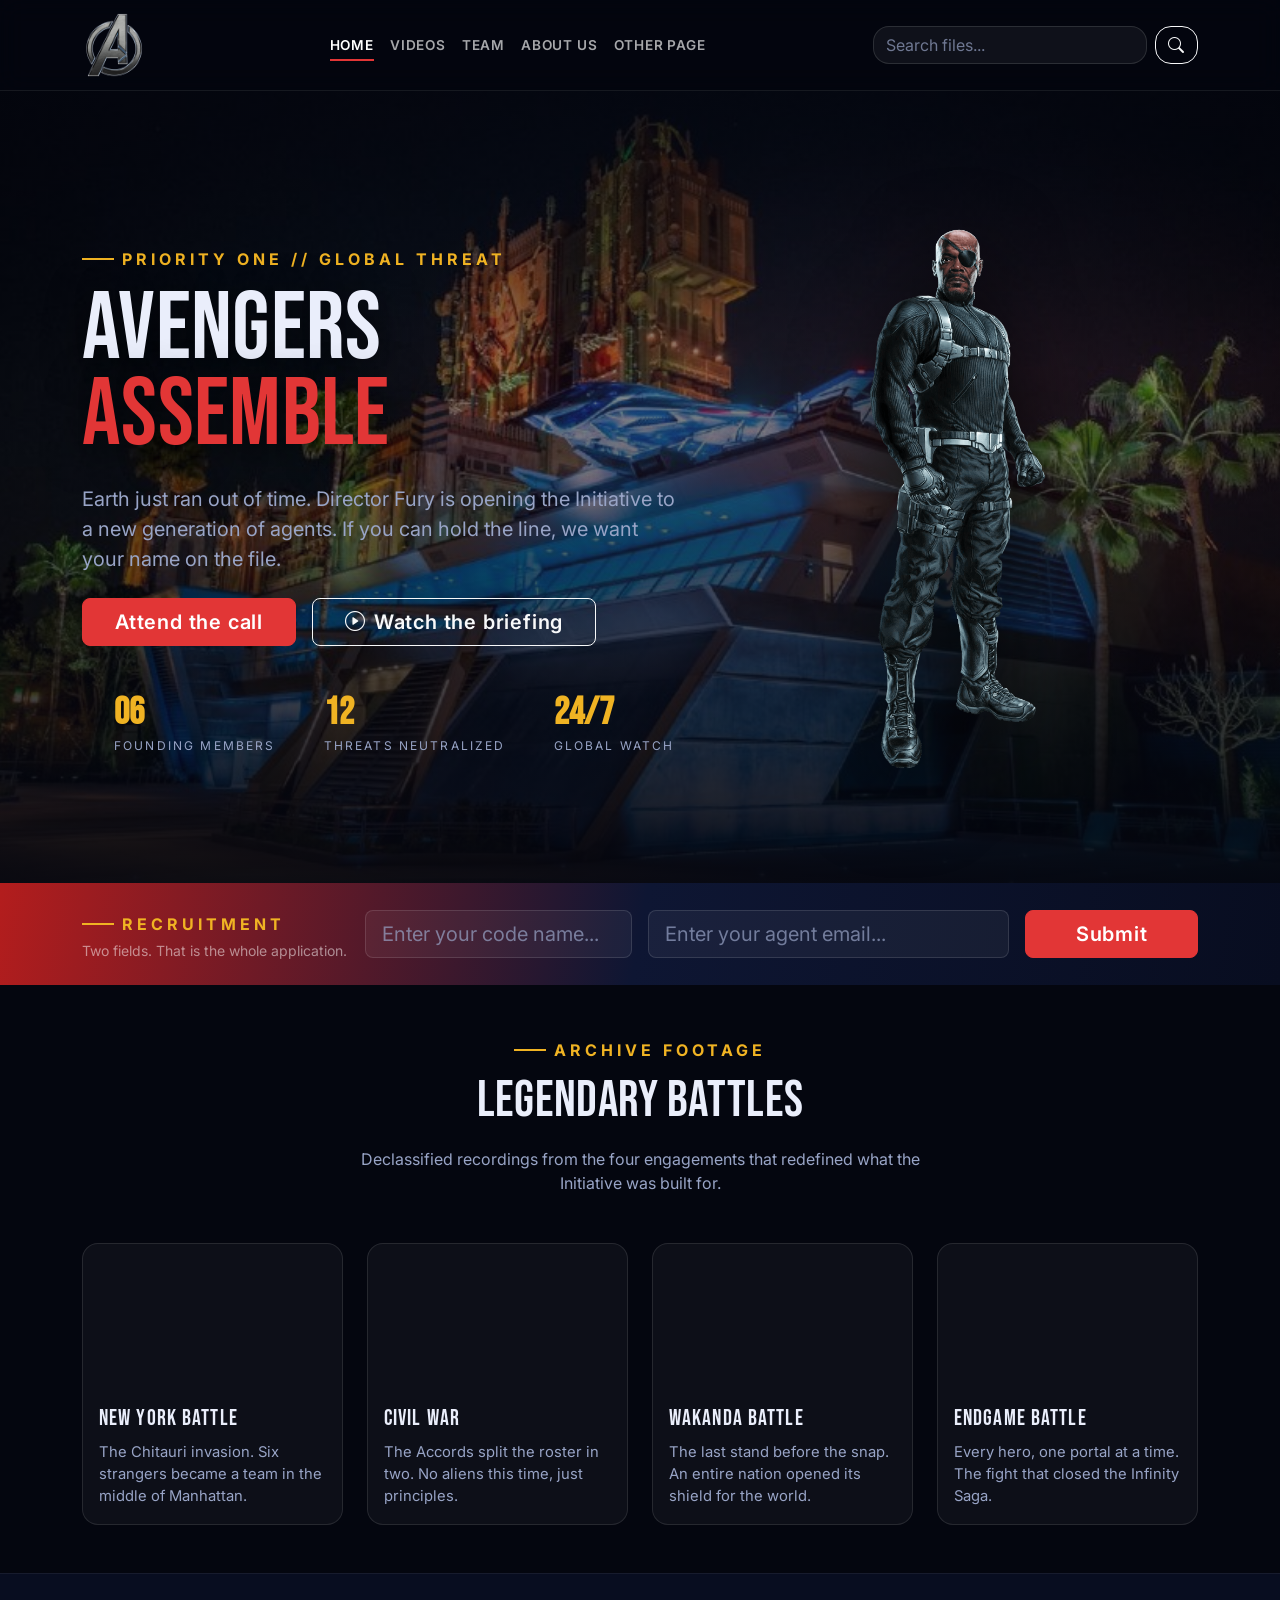
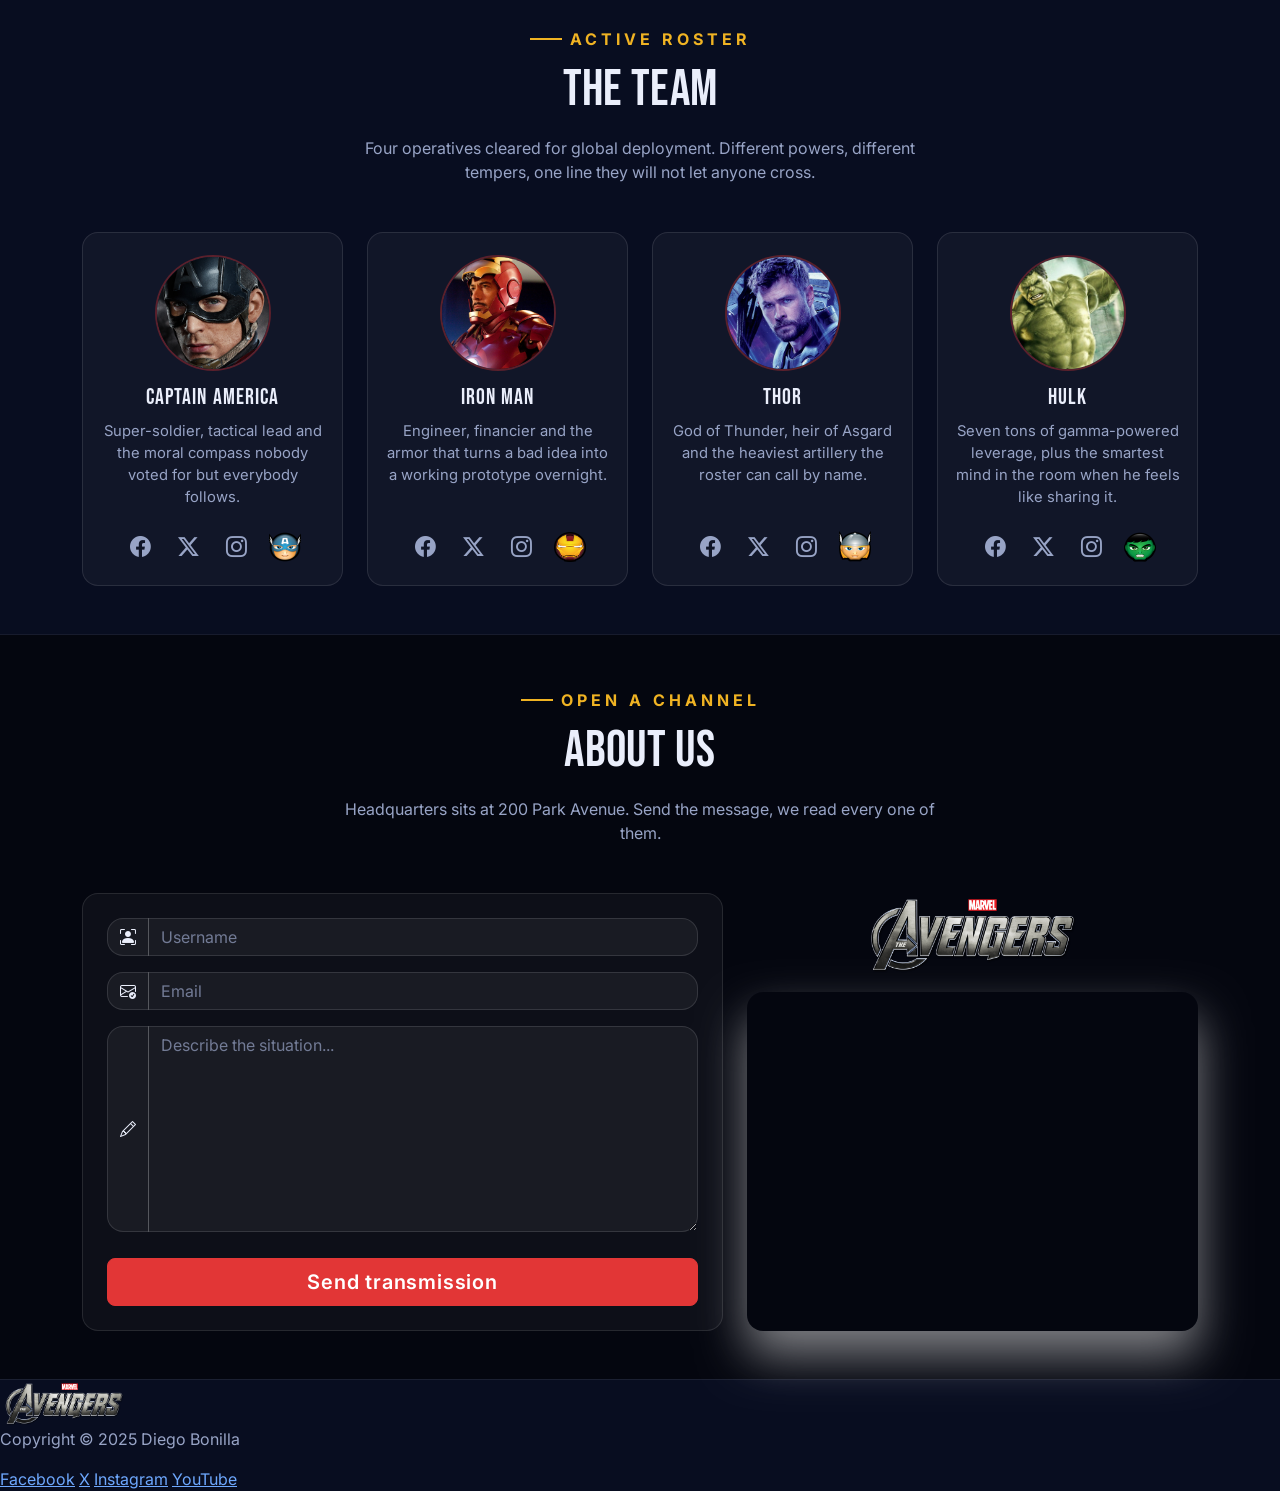
<file: index.html>
<!DOCTYPE html>
<html lang="en" data-bs-theme="dark">
  <head>
    <meta charset="UTF-8" />
    <meta name="viewport" content="width=device-width, initial-scale=1.0" />
    <title>Avengers Assemble!!!</title>
    <link rel="icon" href="./assets/img/favicon.ico" />


    <!-- PASO 2: aca va a ir Bootstrap -->
    <link
      href="https://cdn.jsdelivr.net/npm/bootstrap@5.3.6/dist/css/bootstrap.min.css"
      rel="stylesheet"
      integrity="sha384-4Q6Gf2aSP4eDXB8Miphtr37CMZZQ5oXLH2yaXMJ2w8e2ZtHTl7GptT4jmndRuHDT"
      crossorigin="anonymous"
    />
    <link
      rel="stylesheet"
      href="https://cdn.jsdelivr.net/npm/bootstrap-icons@1.13.1/font/bootstrap-icons.min.css"
    />
    <!-- PASO 1: aca va a ir el reset y nuestro CSS -->
     <link rel="stylesheet" href="./styles/styles.css">
    <!-- PASO 4: aca van a ir las fuentes -->
    <link rel="preconnect" href="https://fonts.googleapis.com" />
    <link rel="preconnect" href="https://fonts.gstatic.com" crossorigin />
    <link
      href="https://fonts.googleapis.com/css2?family=Bebas+Neue&family=Inter:wght@400;600;700&display=swap"
      rel="stylesheet"
    />
  </head>
  <body>
    <!-- =====================================================
         NAVEGACION
         ===================================================== -->
    <!--Comienza Barra navegacion-->
    <header>
      <nav class="navbar navbar-expand-lg sticky-top">
        <div class="container">
          <a class="navbar-brand" href="#">
            <img src="./assets/img/LogoLetra.png" alt="Avengers" id="logo" />
          </a>
          <button
            class="navbar-toggler"
            type="button"
            data-bs-toggle="collapse"
            data-bs-target="#navbarSupportedContent"
            aria-controls="navbarSupportedContent"
            aria-expanded="false"
            aria-label="Toggle navigation"
          >
            <span class="navbar-toggler-icon"></span>
          </button>
          <div class="collapse navbar-collapse" id="navbarSupportedContent">
            <ul class="navbar-nav mx-lg-auto mb-3 mb-lg-0">
              <li class="nav-item">
                <a class="nav-link active" aria-current="page" href="#">Home</a>
              </li>
              <li class="nav-item">
                <a class="nav-link" href="#videos">Videos</a>
              </li>
              <li class="nav-item">
                <a class="nav-link" href="#team">Team</a>
              </li>
              <li class="nav-item">
                <a class="nav-link" href="#about">About us</a>
              </li>
              <li class="nav-item">
                <a class="nav-link" href="./otrapagina.html">Other Page</a>
              </li>
            </ul>
            <form class="d-flex gap-2" role="search">
              <input
                class="form-control"
                type="search"
                placeholder="Search files..."
                aria-label="Search"
              />
              <button class="btn btn-outline-light" type="submit">
                <i class="bi bi-search"></i>
              </button>
            </form>
          </div>
        </div>
      </nav>
    </header>
    <!--Termina barra navegacion-->

    <main>
      <!-- =====================================================
           HERO
           ===================================================== -->
      <!--Inicia Hero Container-->
      <!-- Grid de 1x1: fondo, overlay y contenido comparten celda -->
      <section class="hero" id="home">
        <div class="hero__overlay"></div>

        <div class="hero__content container">
          <div class="row align-items-center g-4 w-100">
            <!-- Texto: primero en el DOM = primero en mobile -->
            <div class="col-lg-7 order-lg-1">
              <p class="eyebrow mb-3">Priority one // Global threat</p>
              <h1 class="hero__title mb-4">
                Avengers
                <span>Assemble</span>
              </h1>
              <p class="hero__lead mb-4">
                Earth just ran out of time. Director Fury is opening the
                Initiative to a new generation of agents. If you can hold the
                line, we want your name on the file.
              </p>
              <div class="d-flex flex-wrap gap-3 mb-5 justify-content-center justify-content-lg-start">
                <button class="btn btn-primary btn-lg" type="button">
                  Attend the call
                </button>
                <a class="btn btn-outline-light btn-lg" href="#videos">
                  <i class="bi bi-play-circle me-2"></i>Watch the briefing
                </a>
              </div>
              <ul class="stats mb-0">
                <li>
                  <strong>06</strong>
                  <span>Founding members</span>
                </li>
                <li>
                  <strong>12</strong>
                  <span>Threats neutralized</span>
                </li>
                <li>
                  <strong>24/7</strong>
                  <span>Global watch</span>
                </li>
              </ul>
            </div>

            <!-- Retrato: segundo en el DOM, se va abajo en mobile -->
            <div class="col-lg-5 order-lg-2 text-center">
              <img
                class="hero__portrait"
                src="./assets/img/nickFury.png"
                alt="Director Nick Fury"
              />
            </div>
          </div>
        </div>
      </section>
      <!--Termina Hero Container-->

      <!-- =====================================================
           RECLUTAMIENTO
           ===================================================== -->
      <section class="recruit py-4">
        <div class="container">
          <div class="row align-items-center g-3">
            <div class="col-lg-3">
              <p class="eyebrow mb-1">Recruitment</p>
              <p class="mb-0 small text-white-50">
                Two fields. That is the whole application.
              </p>
            </div>
            <div class="col-md-6 col-lg-3">
              <label class="visually-hidden" for="codeName">Code name</label>
              <input
                id="codeName"
                type="text"
                placeholder="Enter your code name..."
                class="form-control form-control-lg"
              />
            </div>
            <div class="col-md-6 col-lg-4">
              <label class="visually-hidden" for="agentEmail">Email</label>
              <input
                id="agentEmail"
                type="email"
                placeholder="Enter your agent email..."
                class="form-control form-control-lg"
              />
            </div>
            <div class="col-lg-2 d-grid">
              <button class="btn btn-primary btn-lg" type="button">
                Submit
              </button>
            </div>
          </div>
        </div>
      </section>

      <!-- =====================================================
           VIDEOS
           ===================================================== -->
      <section id="videos" class="py-5">
        <div class="container">
          <div class="text-center mb-5">
            <p class="eyebrow mb-2">Archive footage</p>
            <h2 class="section-title mb-3">Legendary Battles</h2>
            <p class="section-subtitle mb-0">
              Declassified recordings from the four engagements that redefined
              what the Initiative was built for.
            </p>
          </div>

          <div class="row g-4">
            <!--***Inicia card1-->
            <div class="col-md-6 col-lg-3">
              <article class="card h-100">
                <div class="ratio ratio-16x9">
                  <iframe
                    src="https://www.youtube.com/embed/r4RiRmlmwC8?si=4B_pvHOyn0Hsq_47"
                    title="New York Battle"
                    frameborder="0"
                    allow="accelerometer; autoplay; clipboard-write; encrypted-media; gyroscope; picture-in-picture; web-share"
                    referrerpolicy="strict-origin-when-cross-origin"
                    allowfullscreen
                  ></iframe>
                </div>
                <div class="card-body">
                  <h3 class="card-title">New York Battle</h3>
                  <p class="card-text mb-0">
                    The Chitauri invasion. Six strangers became a team in the
                    middle of Manhattan.
                  </p>
                </div>
              </article>
            </div>
            <!--***Termina card1-->
            <!--***Inicia card2-->
            <div class="col-md-6 col-lg-3">
              <article class="card h-100">
                <div class="ratio ratio-16x9">
                  <iframe
                    src="https://www.youtube.com/embed/GV9AEEIeHrQ?si=E9N8RUxH5wFkEvIv"
                    title="Civil War"
                    frameborder="0"
                    allow="accelerometer; autoplay; clipboard-write; encrypted-media; gyroscope; picture-in-picture; web-share"
                    referrerpolicy="strict-origin-when-cross-origin"
                    allowfullscreen
                  ></iframe>
                </div>
                <div class="card-body">
                  <h3 class="card-title">Civil War</h3>
                  <p class="card-text mb-0">
                    The Accords split the roster in two. No aliens this time,
                    just principles.
                  </p>
                </div>
              </article>
            </div>
            <!--***Termina card2-->
            <!--***Inicia card3-->
            <div class="col-md-6 col-lg-3">
              <article class="card h-100">
                <div class="ratio ratio-16x9">
                  <iframe
                    src="https://www.youtube.com/embed/7E7-CNl5qUI?si=iy4TolPJWr1B0NGw"
                    title="Wakanda Battle"
                    frameborder="0"
                    allow="accelerometer; autoplay; clipboard-write; encrypted-media; gyroscope; picture-in-picture; web-share"
                    referrerpolicy="strict-origin-when-cross-origin"
                    allowfullscreen
                  ></iframe>
                </div>
                <div class="card-body">
                  <h3 class="card-title">Wakanda Battle</h3>
                  <p class="card-text mb-0">
                    The last stand before the snap. An entire nation opened its
                    shield for the world.
                  </p>
                </div>
              </article>
            </div>
            <!--***Termina card3-->
            <!--***Inicia card4-->
            <div class="col-md-6 col-lg-3">
              <article class="card h-100">
                <div class="ratio ratio-16x9">
                  <iframe
                    src="https://www.youtube.com/embed/b7Roaw7r9XM?si=Wc9B4PP_q1P1R8W4"
                    title="Endgame Battle"
                    frameborder="0"
                    allow="accelerometer; autoplay; clipboard-write; encrypted-media; gyroscope; picture-in-picture; web-share"
                    referrerpolicy="strict-origin-when-cross-origin"
                    allowfullscreen
                  ></iframe>
                </div>
                <div class="card-body">
                  <h3 class="card-title">Endgame Battle</h3>
                  <p class="card-text mb-0">
                    Every hero, one portal at a time. The fight that closed the
                    Infinity Saga.
                  </p>
                </div>
              </article>
            </div>
            <!--***Termina card4-->
          </div>
        </div>
      </section>

      <!-- =====================================================
           EQUIPO
           ===================================================== -->
      <section id="team" class="section-alt py-5">
        <div class="container">
          <div class="text-center mb-5">
            <p class="eyebrow mb-2">Active roster</p>
            <h2 class="section-title mb-3">The Team</h2>
            <p class="section-subtitle mb-0">
              Four operatives cleared for global deployment. Different powers,
              different tempers, one line they will not let anyone cross.
            </p>
          </div>

          <div class="row g-4">
            <!--***Tarjeta hero1-->
            <div class="col-md-6 col-lg-3">
              <article class="card h-100 text-center">
                <div class="member__avatar member__avatar--cap mt-4">
                  <img src="./assets/img/captainA.png" alt="Captain America" />
                </div>
                <div class="card-body d-flex flex-column">
                  <h3 class="card-title">Captain America</h3>
                  <p class="card-text flex-grow-1">
                    Super-soldier, tactical lead and the moral compass nobody
                    voted for but everybody follows.
                  </p>
                  <div class="member__social">
                    <a
                      href="https://www.facebook.com/CaptainAmerica/"
                      target="_blank"
                      rel="noopener"
                      aria-label="Captain America on Facebook"
                      ><i class="bi bi-facebook"></i
                    ></a>
                    <a
                      href="https://twitter.com/captainamerica?lang=es"
                      target="_blank"
                      rel="noopener"
                      aria-label="Captain America on X"
                      ><i class="bi bi-twitter-x"></i
                    ></a>
                    <a
                      href="https://www.instagram.com/official_captainamerica/?hl=es-la"
                      target="_blank"
                      rel="noopener"
                      aria-label="Captain America on Instagram"
                      ><i class="bi bi-instagram"></i
                    ></a>
                    <a
                      href="https://www.marvel.com/characters/captain-america-steve-rogers"
                      target="_blank"
                      rel="noopener"
                      aria-label="Captain America on Marvel.com"
                    >
                      <img src="./assets/img/captainem.png" alt="" />
                    </a>
                  </div>
                </div>
              </article>
            </div>
            <!--***Tarjeta hero1-->
            <!--***Tarjeta hero2-->
            <div class="col-md-6 col-lg-3">
              <article class="card h-100 text-center">
                <div class="member__avatar member__avatar--iron mt-4">
                  <img src="./assets/img/ironman.png" alt="Iron Man" />
                </div>
                <div class="card-body d-flex flex-column">
                  <h3 class="card-title">Iron Man</h3>
                  <p class="card-text flex-grow-1">
                    Engineer, financier and the armor that turns a bad idea into
                    a working prototype overnight.
                  </p>
                  <div class="member__social">
                    <a
                      href="https://www.facebook.com/ironman/"
                      target="_blank"
                      rel="noopener"
                      aria-label="Iron Man on Facebook"
                      ><i class="bi bi-facebook"></i
                    ></a>
                    <a
                      href="https://twitter.com/IronMan"
                      target="_blank"
                      rel="noopener"
                      aria-label="Iron Man on X"
                      ><i class="bi bi-twitter-x"></i
                    ></a>
                    <a
                      href="https://www.instagram.com/ironman/"
                      target="_blank"
                      rel="noopener"
                      aria-label="Iron Man on Instagram"
                      ><i class="bi bi-instagram"></i
                    ></a>
                    <a
                      href="https://www.marvel.com/characters/iron-man-tony-stark"
                      target="_blank"
                      rel="noopener"
                      aria-label="Iron Man on Marvel.com"
                    >
                      <img src="./assets/img/ironem.png" alt="" />
                    </a>
                  </div>
                </div>
              </article>
            </div>
            <!--***Tarjeta hero2-->
            <!--***Tarjeta hero3-->
            <div class="col-md-6 col-lg-3">
              <article class="card h-100 text-center">
                <div class="member__avatar member__avatar--thor mt-4">
                  <img src="./assets/img/thor.png" alt="Thor" />
                </div>
                <div class="card-body d-flex flex-column">
                  <h3 class="card-title">Thor</h3>
                  <p class="card-text flex-grow-1">
                    God of Thunder, heir of Asgard and the heaviest artillery
                    the roster can call by name.
                  </p>
                  <div class="member__social">
                    <a
                      href="https://www.facebook.com/Thor/"
                      target="_blank"
                      rel="noopener"
                      aria-label="Thor on Facebook"
                      ><i class="bi bi-facebook"></i
                    ></a>
                    <a
                      href="https://twitter.com/thorofficial"
                      target="_blank"
                      rel="noopener"
                      aria-label="Thor on X"
                      ><i class="bi bi-twitter-x"></i
                    ></a>
                    <a
                      href="https://www.instagram.com/thorofficial/"
                      target="_blank"
                      rel="noopener"
                      aria-label="Thor on Instagram"
                      ><i class="bi bi-instagram"></i
                    ></a>
                    <a
                      href="https://www.marvel.com/characters/thor-thor-odinson"
                      target="_blank"
                      rel="noopener"
                      aria-label="Thor on Marvel.com"
                    >
                      <img src="./assets/img/thorem.png" alt="" />
                    </a>
                  </div>
                </div>
              </article>
            </div>
            <!--***Tarjeta hero3-->
            <!--***Tarjeta hero4-->
            <div class="col-md-6 col-lg-3">
              <article class="card h-100 text-center">
                <div class="member__avatar member__avatar--hulk mt-4">
                  <img src="./assets/img/hulk3.png" alt="Hulk" />
                </div>
                <div class="card-body d-flex flex-column">
                  <h3 class="card-title">Hulk</h3>
                  <p class="card-text flex-grow-1">
                    Seven tons of gamma-powered leverage, plus the smartest mind
                    in the room when he feels like sharing it.
                  </p>
                  <div class="member__social">
                    <a
                      href="https://www.facebook.com/Hulk/"
                      target="_blank"
                      rel="noopener"
                      aria-label="Hulk on Facebook"
                      ><i class="bi bi-facebook"></i
                    ></a>
                    <a
                      href="https://twitter.com/hulk"
                      target="_blank"
                      rel="noopener"
                      aria-label="Hulk on X"
                      ><i class="bi bi-twitter-x"></i
                    ></a>
                    <a
                      href="https://www.instagram.com/hulk/"
                      target="_blank"
                      rel="noopener"
                      aria-label="Hulk on Instagram"
                      ><i class="bi bi-instagram"></i
                    ></a>
                    <a
                      href="https://www.marvel.com/characters/hulk-bruce-banner"
                      target="_blank"
                      rel="noopener"
                      aria-label="Hulk on Marvel.com"
                    >
                      <img src="./assets/img/hulkem.png" alt="" />
                    </a>
                  </div>
                </div>
              </article>
            </div>
            <!--***Tarjeta hero4-->
          </div>
        </div>
      </section>

      <!-- =====================================================
           ACERCA DE
           ===================================================== -->
      <section id="about" class="py-5">
        <div class="container">
          <div class="text-center mb-5">
            <p class="eyebrow mb-2">Open a channel</p>
            <h2 class="section-title mb-3">About Us</h2>
            <p class="section-subtitle mb-0">
              Headquarters sits at 200 Park Avenue. Send the message, we read
              every one of them.
            </p>
          </div>

          <div class="row g-4 align-items-stretch">
            <!--inicia formulario-->
            <div class="col-lg-7">
              <form class="card h-100 p-4">
                <div class="input-group mb-3">
                  <span class="input-group-text" id="addon-user">
                    <i class="bi bi-person-bounding-box"></i>
                  </span>
                  <input
                    type="text"
                    class="form-control"
                    placeholder="Username"
                    aria-label="Username"
                    aria-describedby="addon-user"
                  />
                </div>
                <div class="input-group mb-3">
                  <span class="input-group-text" id="addon-mail">
                    <i class="bi bi-envelope-check"></i>
                  </span>
                  <input
                    type="email"
                    class="form-control"
                    placeholder="Email"
                    aria-label="Email"
                    aria-describedby="addon-mail"
                  />
                </div>
                <div class="input-group mb-4">
                  <span class="input-group-text" id="addon-msg">
                    <i class="bi bi-pencil"></i>
                  </span>
                  <textarea
                    class="form-control"
                    placeholder="Describe the situation..."
                    aria-label="Message"
                    aria-describedby="addon-msg"
                    rows="8"
                  ></textarea>
                </div>
                <div class="d-grid mt-auto">
                  <button class="btn btn-primary btn-lg" type="button">
                    Send transmission
                  </button>
                </div>
              </form>
            </div>
            <!--termina formulario-->
            <!--Inicia mapa-->
            <div class="col-lg-5 d-flex flex-column gap-3">
              <img
                src="./assets/img/logoTexto.png"
                alt="Avengers"
                class="img-fluid mx-auto"
                style="max-width: 14rem"
              />
              <div class="map-frame ratio ratio-4x3 flex-grow-1">
                <iframe
                  src="https://www.google.com/maps/embed?pb=!1m18!1m12!1m3!1d3022.6880479801753!2d-73.98646788896795!3d40.74688927126907!2m3!1f0!2f0!3f0!3m2!1i1024!2i768!4f13.1!3m3!1m2!1s0x89c259a83b7d9cf9%3A0xebc46eea51cad42a!2sTorre%20de%20los%20Avengers!5e0!3m2!1ses-419!2sco!4v1748571571903!5m2!1ses-419!2sco"
                  title="Avengers Tower location"
                  style="border: 0"
                  allowfullscreen
                  loading="lazy"
                  referrerpolicy="no-referrer-when-downgrade"
                ></iframe>
              </div>
            </div>
            <!--termina mapa-->
          </div>
        </div>
      </section>
    </main>

    <!-- =====================================================
         FOOTER
         ===================================================== -->
    <footer>
      <img src="./assets/img/logoTexto.png" alt="Avengers" />
      <p>Copyright &copy; 2025 Diego Bonilla</p>
      <div>
        <a href="#">Facebook</a>
        <a href="#">X</a>
        <a href="#">Instagram</a>
        <a href="#">YouTube</a>
      </div>
    </footer>

    <!-- PASO 2: aca va a ir el JS de Bootstrap -->
    <script
      src="https://cdn.jsdelivr.net/npm/bootstrap@5.3.6/dist/js/bootstrap.bundle.min.js"
      integrity="sha384-j1CDi7MgGQ12Z7Qab0qlWQ/Qqz24Gc6BM0thvEMVjHnfYGF0rmFCozFSxQBxwHKO"
      crossorigin="anonymous"
    ></script>
    </body>
</html>
</file>
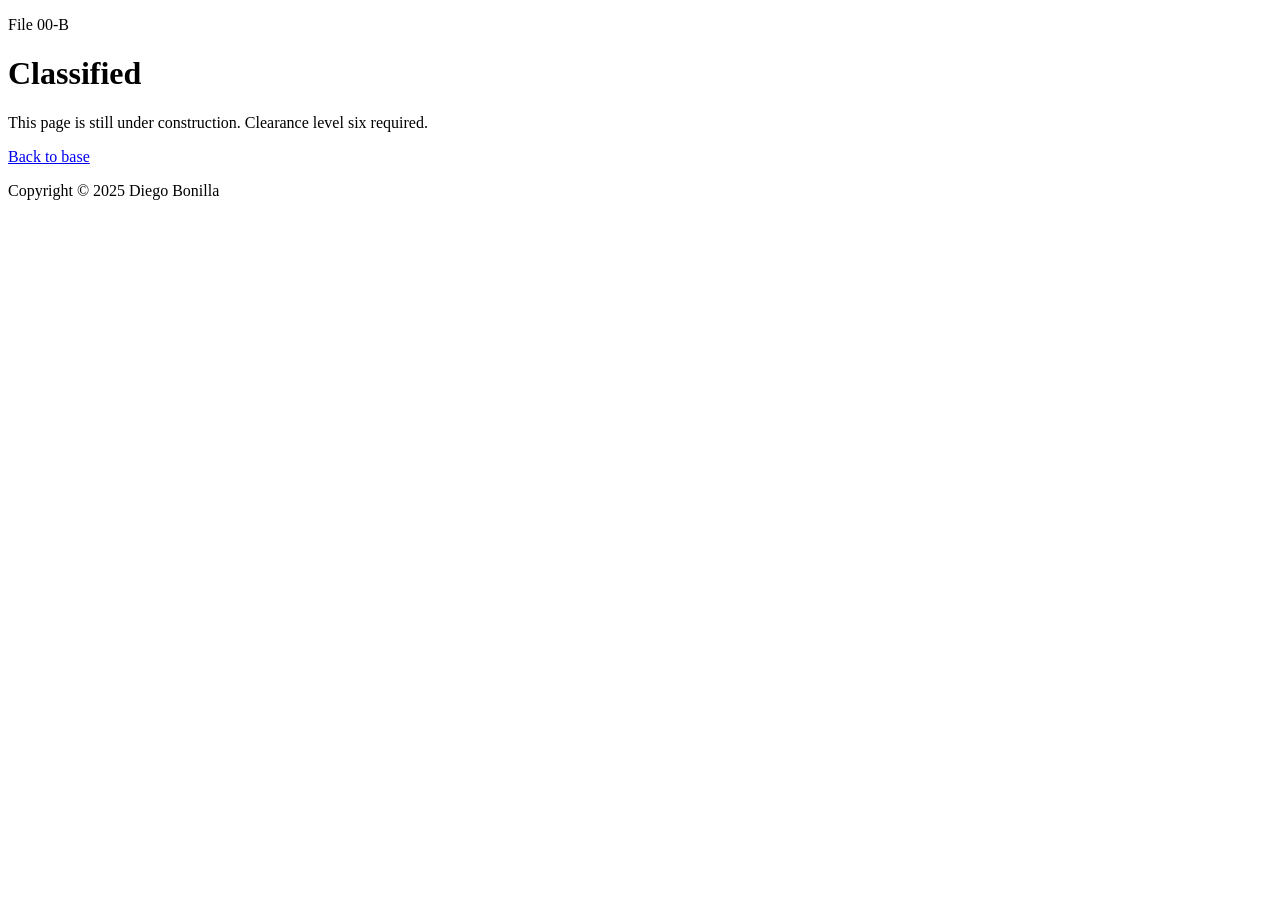
<file: otrapagina.html>
<!DOCTYPE html>
<html lang="en">
  <head>
    <meta charset="UTF-8" />
    <meta name="viewport" content="width=device-width, initial-scale=1.0" />
    <title>Classified — Avengers</title>
    <link rel="icon" href="./assets/img/favicon.ico" />
  </head>
  <body>
    <main>
      <p>File 00-B</p>
      <h1>Classified</h1>
      <p>This page is still under construction. Clearance level six required.</p>
      <a href="./index.html">Back to base</a>
    </main>

    <footer>
      <p>Copyright &copy; 2025 Diego Bonilla</p>
    </footer>
  </body>
</html>
</file>
<file: styles/styles.css>
/* =========================================================
   AVENGERS — styles.css
   Orden de lectura:
     1. Tokens        2. Base
     3. Navbar        4. Hero (CSS Grid)
     5. Secciones     6. Tarjetas
     7. Formularios   8. Footer
     9. Responsive

   Regla del proyecto: Bootstrap resuelve el LAYOUT (grid, utilidades),
   este archivo resuelve la IDENTIDAD (color, ritmo, profundidad).
   ========================================================= */

/* ---------- 1. TOKENS ------------------------------------ */
 :root {
  /* Paleta */
  --navy-900: #04060f;
  --navy-800: #080d20;
  --navy-700: #0e1633;
  --red-500: #e23636;
  --red-600: #b31d1d;
  --gold-400: #f0b323;
  --ink-100: #eaeefb;
  --ink-400: #98a4c6;

  /* Escala de espaciado y forma */
  --radius: 1rem;
  --ring: 0 0 0 1px rgb(255 255 255 / 8%);
  --shadow: 0 1.5rem 3rem rgb(0 0 0 / 55%);
  --ease: 220ms cubic-bezier(0.2, 0.7, 0.3, 1);

  /* Tipografia fluida: min / preferido / max. Sin media queries. */
  --fs-display: clamp(2.75rem, 7.5vw, 6rem);
  --fs-h2: clamp(1.9rem, 4vw, 3.25rem);
  --fs-lead: clamp(1rem, 1.6vw, 1.25rem);

  /* Overrides de Bootstrap 5.3 (usa CSS vars, se pisan desde aca) */
  --bs-body-bg: var(--navy-900);
  --bs-body-color: var(--ink-100);
  --bs-body-font-family: "Inter", system-ui, -apple-system, sans-serif;
  --bs-link-color: var(--gold-400);
  --bs-link-hover-color: #ffffff;
  --bs-border-radius: var(--radius);
}

/* ---------- 2. BASE -------------------------------------- */

/*-- Reset de Estilos --*/
*,
*::before,
*::after {
   box-sizing: border-box;
   margin: 0;
   padding: 0;
}

html {
   scroll-behavior: smooth;
}

body {
   overflow-x: hidden; /* red de seguridad  contra desbordes horizontales*/
}

/* titulos con caracter heroico */
h1,
h2 {
   font-family: "Bebas Neue", "Arial Narrow", sans-serif;
   letter-spacing: 0.02rem;
}

/*-- Etiqueta pequenia tipo expediente clasificado --*/
.eyebrow {
   display: inline-flex;
   align-items: center;
   gap: 0.5rem;
   font: 0.75rem;
   font-weight: 700;
   letter-spacing: 0.25rem;
   text-transform: uppercase;
   color: var(--gold-400);
}


.eyebrow::before {
   content: "";
   width: 2rem;
   height: 2px;
   background: currentColor; /*opcional los colocan tal cual o este que es heredar el color del renglon */
}

/* sobreescribimos el boton primario*/
.btn-primary {
  --bs-btn-bg: var(--red-500);
  --bs-btn-border-color: var(--red-500);
  --bs-btn-hover-bg: var(--red-600);
  --bs-btn-hover-border-color: var(--red-600);
  --bs-btn-active-bg: var(--red-600);
  --bs-btn-active-border-color: var(--red-600);
  --bs-btn-focus-shadow-rgb: 226, 54, 54;
}

.btn {
  font-weight: 600;
  letter-spacing: 0.04em;
  transition: transform var(--ease), box-shadow var(--ease);
}

.btn:hover {
  transform: translateY(-2px);
}

.btn-lg {
  padding-inline: 2rem;
}


/*---------- 3. Navbar ----------*/
.navbar {
  background: rgb(4 6 15 / 72%);
  backdrop-filter: blur(12px);
  border-bottom: 1px solid rgb(255 255 255 / 8%);
}

#logo {
  width: 4rem;
  height: auto;
}

.navbar .nav-link {
  font-weight: 600;
  letter-spacing: 0.06em;
  text-transform: uppercase;
  font-size: 0.85rem;
  position: relative;
}

/* Subrayado animado con pseudo-elemento: 6 lineas, cero JS */
.navbar .nav-link::after {
  content: "";
  position: absolute;
  left: 0.5rem;
  right: 0.5rem;
  bottom: 0.15rem;
  height: 2px;
  background: var(--red-500);
  transform: scaleX(0);
  transition: transform var(--ease);
}

.navbar .nav-link:hover::after,
.navbar .nav-link.active::after {
  transform: scaleX(1);
}

/* ---------- 4. HERO (CSS Grid en capas) ------------------ */
/*
   Tecnica clave: un grid de 1x1 donde TODOS los hijos van a
   `grid-area: 1 / 1`. Se apilan sin position:absolute y sin z-index
   inventado. Adios al grid de 8x8 con spans magicos.

   La foto va como `background` y no como <img>: un <img> hijo de grid
   impone su altura intrinseca y estira la seccion. Ademas es decorativa.
*/
.hero {
  display: grid;
  min-height: 38rem;
  min-height: clamp(38rem, 88svh, 52rem);
  isolation: isolate;
  background-image: url("../assets/img/Base-de-los-vengadores-y-el-Quinjet.jpg");
  background-size: cover;
  background-position: center 35%;
}

.hero > * {
   grid-area: 1 / 1;
}

.hero__overlay {
     background: linear-gradient(
      to bottom,
      rgb(4 6 15 / 82%) 0%,
      rgb(4 6 15 / 40%) 35%,
      rgb(4 6 15 / 96%) 100%
    ),
    radial-gradient(
      70% 60% at 72% 45%,
      rgb(226 54 54 / 22%) 0%,
      transparent 70%
    );
} 

.hero__content {
  z-index: 1;
  display: flex;
  align-items: center;
  padding-block: 5rem 3.5rem;
}

.hero__title {
  font-size: var(--fs-display);
  line-height: 0.9;
  text-transform: uppercase;
  text-wrap: balance;
  text-shadow: 0 0.5rem 2.5rem rgb(0 0 0 / 70%);
}

.hero__title span {
  color: var(--red-500);
  display: block;
}

.hero__lead {
  font-size: var(--fs-lead);
  color: var(--ink-400);
  max-width: 46ch;
}


/* Se limita por altura: es una imagen vertical, si la atamos al ancho se estira toda la seccion sin que se note de donde viene */

.hero__portrait {
   width: auto;
   max-width: 100%;
   max-height: 30rem; /*tamanio inicial ajustando a ojo*/
   max-height: clamp(16rem, 66svh, 34rem);
   filter: drop-shadow(0 1.5rem 2.5rem rgb(0 0 0 / 70%));
}

/* Tira de estadisticas: flexbox puro con wrap */

.stats {
   display: flex;
   flex-wrap: wrap;
   gap:clamp(1rem,4vw,3rem);
   list-style: none;
}

.stats strong {
   display: block;
   font-family: "Bebas Neue", "Arial Narrow", sans-serif;
   font-size: clamp(1.75rem,3vw,2.5rem);
   line-height: 1;
   color:var(--gold-400)
}

.stats span {
   font-size: 0.75rem;
   letter-spacing: 0.18em;
   text-transform: uppercase;
   color: var(--ink-400);
}

/*---------- 5. SECCIONES ----------*/
.section-alt {
   background: var(--navy-800);
   border-block: 1px solid rgb(255 255 255 /6%);
}

.section-title {
   font-size: var(--fs-h2);
   text-transform: uppercase;
   text-wrap: balance;
}

.section-subtitle {
   color: var(--ink-400);
   max-width: 60ch;
   margin-inline: auto;
}

.recruit {
   background: linear-gradient(
      100deg,
      var(--red-600),
      var(--navy-700),
      var(--navy-800)
   );
}

/*---------- 6. TARJETAS ----------*/

.card {
  --bs-card-bg: rgb(255 255 255 / 4%);
  --bs-card-border-color: rgb(255 255 255 / 10%);
  border-radius: var(--radius);
  overflow: hidden;
  transition: transform var(--ease), box-shadow var(--ease),
    border-color var(--ease);
}

.card:hover {
   transform: translateY(-6px);
   border-color: rgb(255 54 54 / 40%);
   box-shadow: var(--shadow);
}

.card-title {
   font-family: "Bebas Neue", "Arial Narrow", sans-serif;
   letter-spacing: 0.05em;
   font-size: 1.4rem;
}

.card-text {
   color: var(--ink-400);
   font-size: 0.925rem;
}

/*Retrato circular: marco degradado, la imagen respira dentro*/
.member__avatar{
   width: clamp(7rem,40%,9.5rem);
   aspect-ratio: 1;
   margin-inline: auto;
   border-radius: 50%;
   overflow: hidden;
   background: radial-gradient(circle at 50% 20%, var(--navy-700),var(--navy-900));
   box-shadow: inset var(--ring), 0 0 0 2px rgb(226 54 54 /35%);
   transition:box-shadow var(--ease)
}

.card:hover .member__avatar {
   box-shadow: inset var(--ring), 0 0 0 3px var(--red-500),
   0 0 2rem rgb(226 54 54 /45%);
}

/* `cover` llena el circulo y deja que el border-radius recorte la foto.
   Con `contain` entraria la imagen completa y se verian sus bordes
   rectangulares adentro del circulo: un cuadrado dentro de un circulo. */
.member__avatar img {
   width: 100%;
   height: 100%;
   object-fit: cover;
   object-position: center 20%;
}

/* `object-position` es el ENCUADRE. Las cuatro fotos traen al personaje
   en un lugar distinto, asi que una sola regla no alcanza: cada uno
   lleva el suyo. Es el equivalente CSS de mover la camara. */

.member__avatar--cap img {
   object-position: center 28%;
}

.member__avatar--iron img{
   object-position: center 18%;
}

.member__avatar--thor img {
   object-position: center 12%;
}

.member__avatar--hulk img {
   object-position: center top;
}

/*fila rede sociales */

.member__social {
   display: flex;
   justify-content: center;
   gap: 0.25rem;
}

.member__social a {
   display: grid;
   place-items: center;
   width: 2.75rem;
   height: 2.75rem;
   border-radius: 50%;
   color: var(--ink-400);
   font-size: 1.3rem;
   text-decoration: none;
   transition: color var(--ease), background-color var(--ease);
}

.member__social a:hover {
   color: #fff;
   background: var(--red-500);
}


.member__social img {
   width: 2rem;
   height: auto;
}

/*---------- 7. FORMULARIOS ----------*/

.form-control, 
.input-group-text {
   background: rgb(255 255 255 / 5%);
   border-color: rgb(255 255 255 / 12%);
   color: var(--ink-100);
}

.form-control::placeholder {
   color: rgb(152 164 198 /70%);
}

.form-control:focus {
   background: rgb(255 255 255 /8%);
   border-color: var(--red-500);
   box-shadow: 0 0 0 0.25rem rgb(226 54 54 /25%);
   color: var(--ink-100);
}

/* Truco clasico: Google Maps no tiene modo oscuro en el embed,
   se invierte y se rota el matiz 180deg para devolver los colores. */

.map-frame {
   border-radius: var(--radius);
   overflow: hidden;
   box-shadow: var(--shadow);
   filter: invert(0.92) hue-rotate(180deg) saturate(0.7) contrast(0.95);
}

/*---------- 8. FOOTER ----------*/
footer {
   background: var(--navy-800);
   border-top: 1px solid rgb(255 255 255 /8%);
   color: var(--ink-400);
}

footer img {
   width: 8rem;
   height: auto;
}

/*organizar el footer a su gusto, yo lo dejo burdo */

/*---------- 9. RESPONSIVE ----------*/
@media (max-width:991.98px) {
   .hero {
    min-height: 34rem;
    min-height: clamp(34rem, 82svh, 46rem);
    text-align: center;
  }

  .hero__content {
    padding-block: 5rem 3rem;
  }

  .hero__lead {
    margin-inline: auto;
  }

  /* Flexbox apilaba una estadistica por linea y estiraba el hero.
     En mobile pasamos a Grid: tres columnas iguales, una sola fila. */
  .stats {
    display: grid;
    grid-template-columns: repeat(3, 1fr);
    gap: 0.75rem;
  }

  .stats span {
    font-size: 0.625rem;
    letter-spacing: 0.1em;
  }

  .hero__portrait {
    max-height: clamp(11rem, 32svh, 16rem);
    opacity: 0.9;
  }

  .eyebrow::before {
    display: none;
  }
}

/*---------- 10. MOVIMIENTO REDUCIDO ----------*/

/* No es un extra de accesibilidad: es una preferencia que la persona ya
   configuro en su sistema operativo, casi siempre porque el movimiento le
   da mareo o migrana. El navegador nos la pasa y solo hay que escucharla.

   `scroll-behavior: auto` cancela el desplazamiento suave de la seccion 2,
   y la transicion de 0.01ms apaga TODAS las animaciones sin romper el JS
   que a veces espera el evento `transitionend`. Por eso no se pone 0. */
@media (prefers-reduced-motion: reduce) {
  html {
    scroll-behavior: auto;
  }

  *,
  *::before,
  *::after {
    transition-duration: 0.01ms !important;
  }
}
</file>
